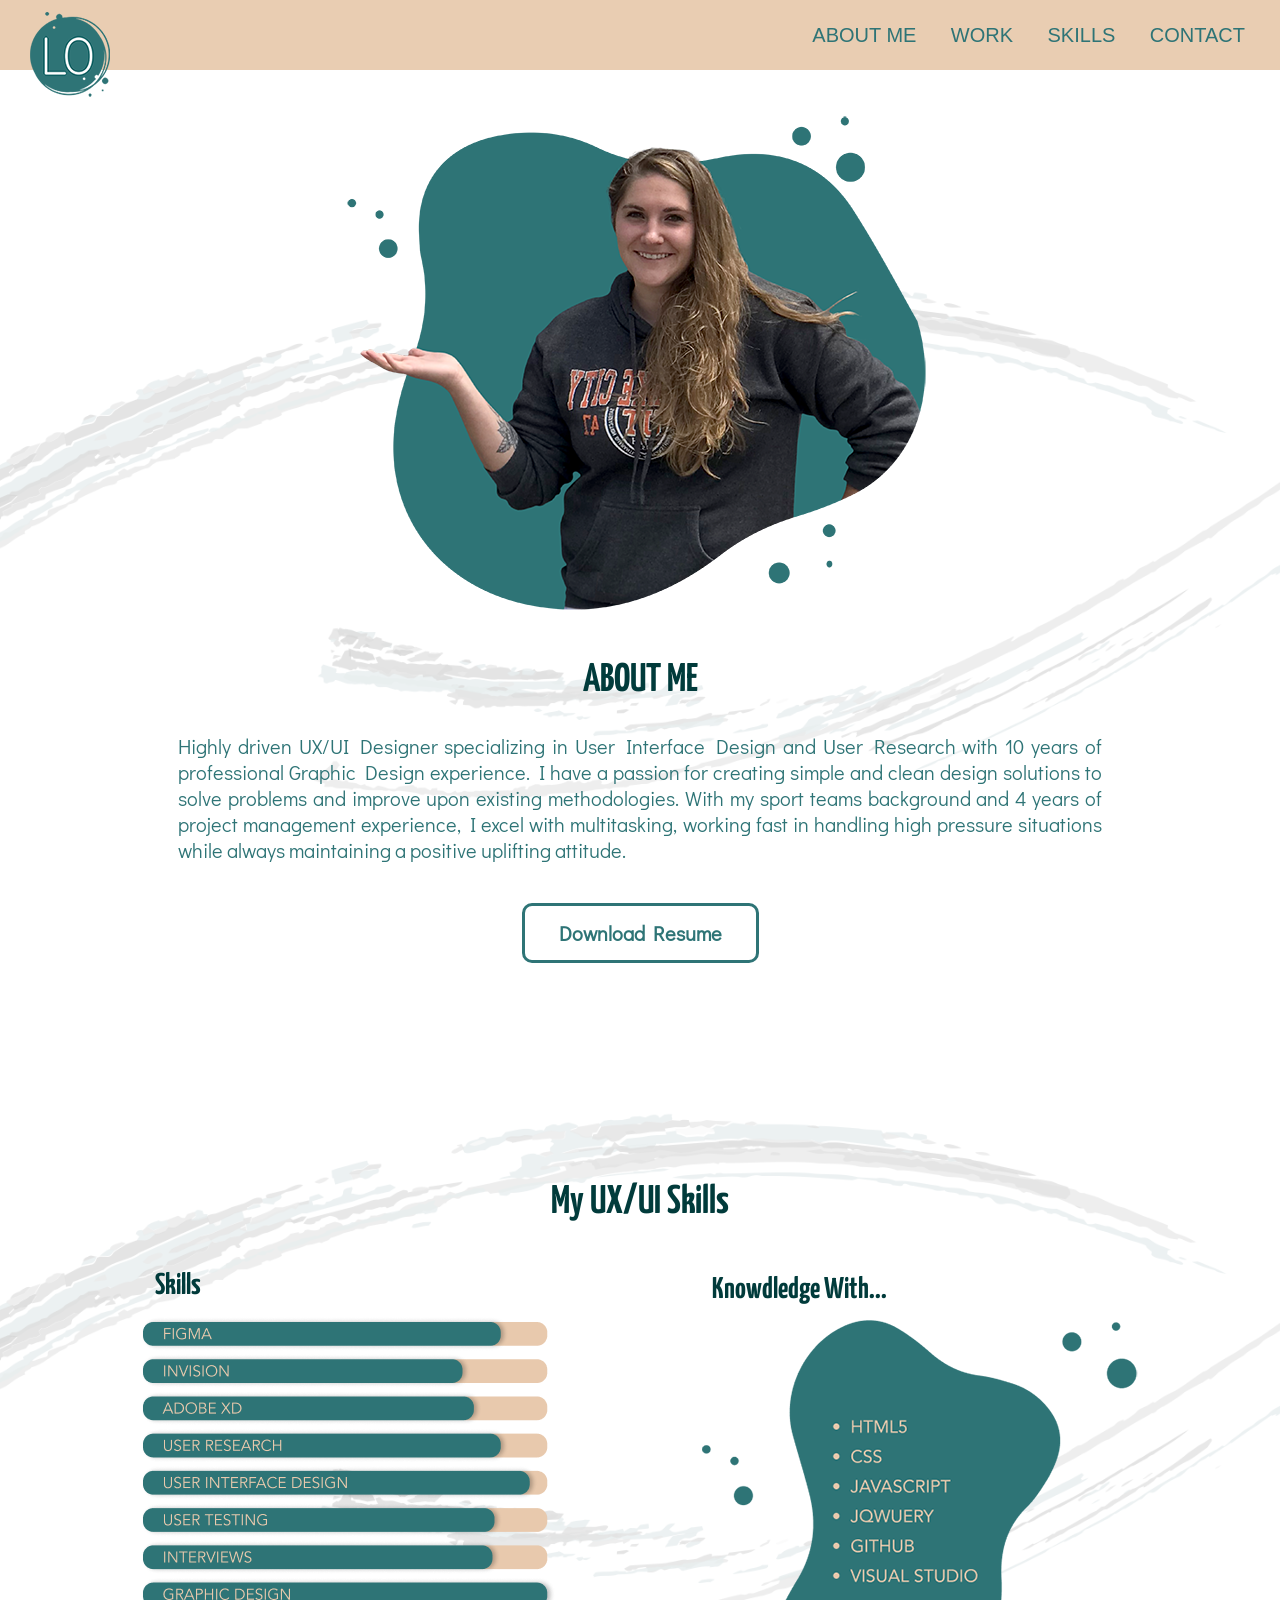
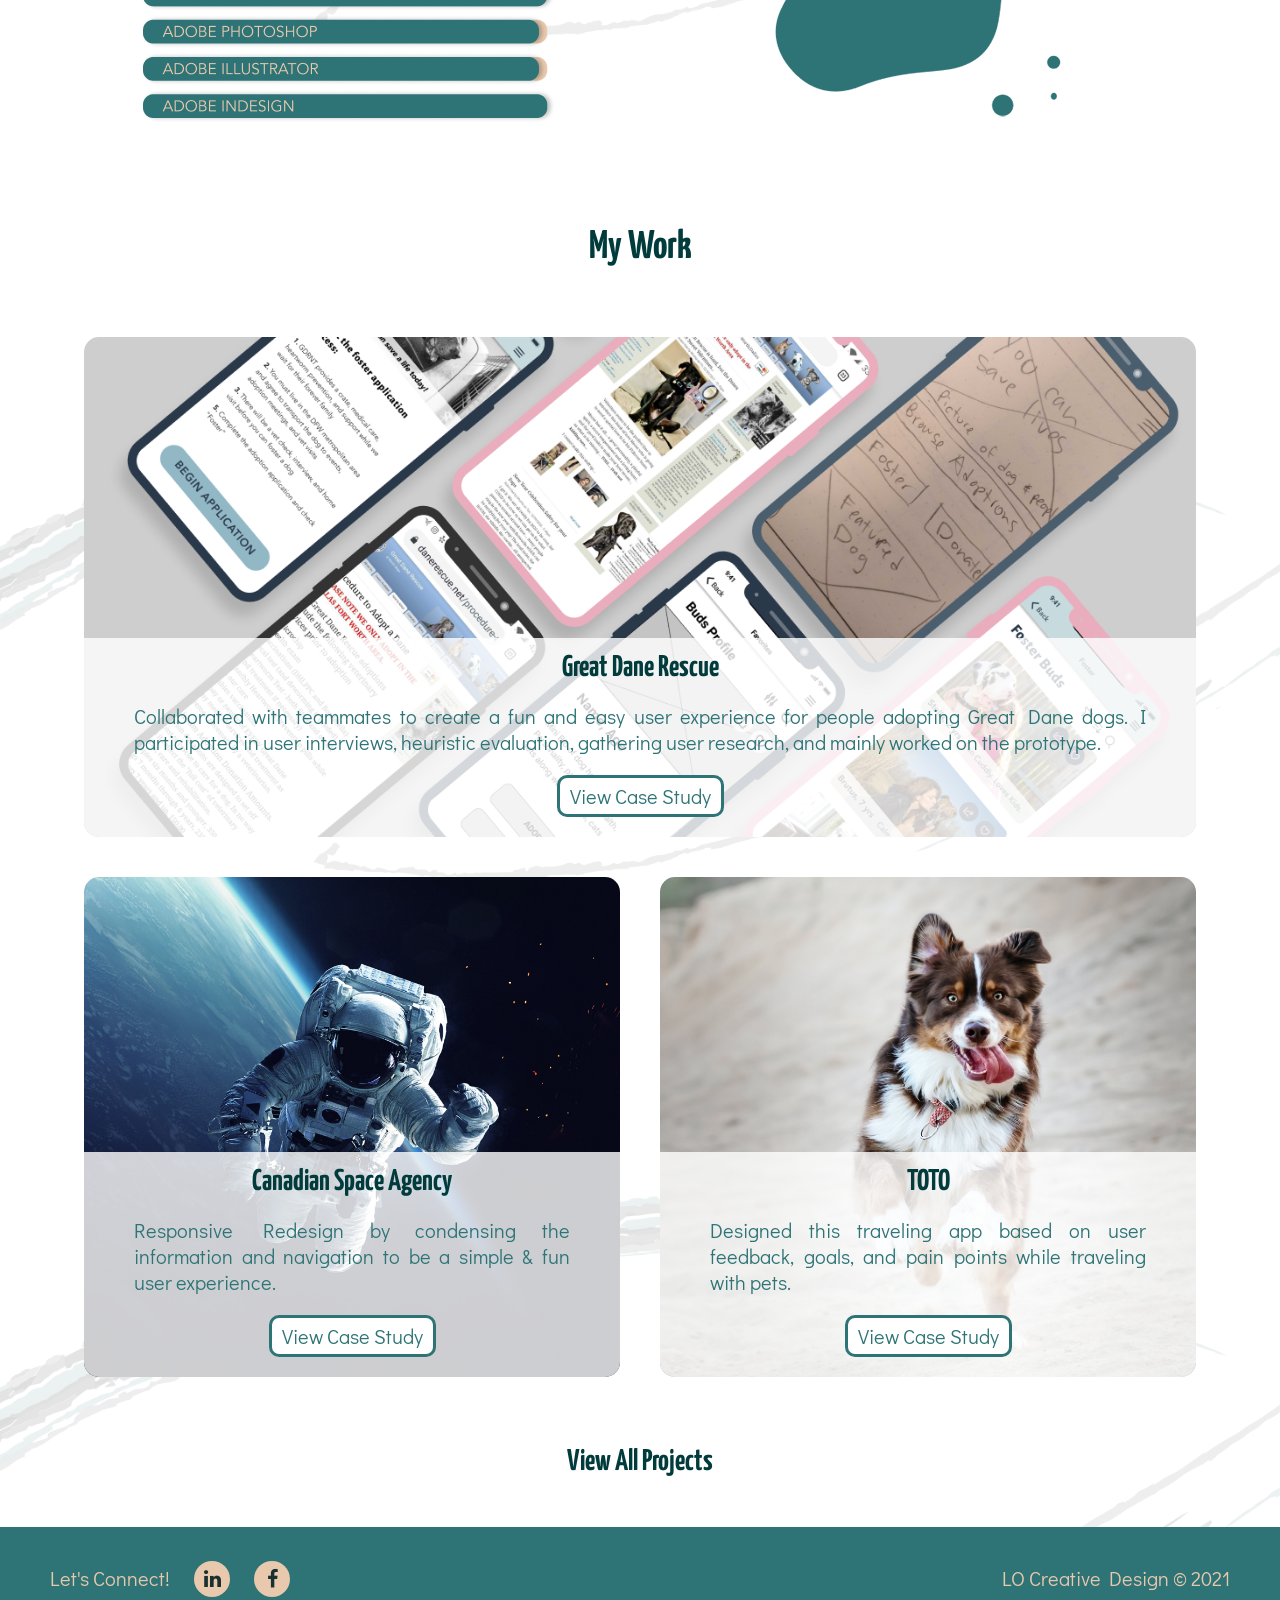
<file: index.html>
<!DOCTYPE html>
<html>
<head>
  <title>My Skills</title>
  <link href="css/index.css" rel="stylesheet" type="text/css">
  <link rel="preconnect" href="https://fonts.gstatic.com">
  <link href="https://fonts.googleapis.com/css2?family=Didact+Gothic&display=swap" rel="stylesheet">
  <link rel="preconnect" href="https://fonts.gstatic.com">
  <link href="https://fonts.googleapis.com/css2?family=Didact+Gothic&family=Yanone+Kaffeesatz:wght@200;300;400;500&display=swap" rel="stylesheet">
  <link rel="stylesheet" href="https://cdnjs.cloudflare.com/ajax/libs/font-awesome/4.7.0/css/font-awesome.min.css">
  <meta name="viewport" content="width=device-width, initial-scale=1.0">
</head>

<body>
<div id="fixedHeader">
  <header>    
      <header ul>
        <div class="floatleft">
          <img src="images/LOGO-80.png">
        </div>
        <div class="floatright">
          <li>ABOUT ME</li>
          <li>WORK</li>
          <li>SKILLS</li>
          <li>CONTACT</li>
         </div>
      </ul>
  </header>
</div>

<!-- About Me Section HW 17-->
<section class="heroImg">
  <div class="content">
    <img src="images/HP_MeinBubble.png">
    <h1>ABOUT ME</h1>
    <p>
      Highly driven UX/UI Designer specializing in User Interface Design and User Research with 10 years of professional Graphic Design experience. I have a passion for creating simple and clean design solutions to solve problems and improve upon existing methodologies. With my sport teams background and 4 years of project management experience, I excel with multitasking, working fast in handling high pressure situations while always maintaining a positive uplifting attitude. 
    </p>
    <button>
      Download Resume
    </button>
  </div>
</section>

  <!-- My UX Skills section coded using CSS flex-->
  <section class="mySkills">
    <h1>My UX/UI Skills</h1>
    
    <div class="flexContainer">
      <div>
        <h3>Skills</h3>
        <img src="images/Skills_Graph1.png">
      </div>
    <div>
      <h3>Knowdledge With...</h3>
      <img src="images/Skills_KnowledgeBlob1.png">
      </div>
    </div>

  </section>

  <!-- My Work section coded using CSS Grid-->
  <div class="subHeading">
    <h1>My Work</h1>
  </div>
  <section id="workGrid">
  <div id="GDRNT" class="categoryGridArea">
     <div class="heading">    
          <h3>Great Dane Rescue</h3>
          <p>Collaborated with teammates to create a fun and easy user experience for people adopting Great Dane dogs. I participated in user interviews, heuristic evaluation, gathering user research, and mainly worked on the prototype. </p>
          <div class="button2">View Case Study</div>
      </div>
  </div>
  <div id="CSA" class="categoryGridArea">
    <div class="heading">
        <h3>Canadian Space Agency</h3>
        <p>Responsive Redesign by condensing the information and navigation to be a simple & fun user experience.</p>
        <div class="button2">View Case Study</div>
    </div>
 </div>
 <div id="TOTO" class="categoryGridArea">
    <div class="heading">
      <h3>TOTO</h3>
      <p>Designed this traveling app based on user feedback, goals, and pain points while traveling with pets.</p>
      <div class="button2">View Case Study</div>
      </div>
</div>
</section>

<div class="subHeading">
  <h3>View All Projects</h3>
</div>

<footer> 
  <ul>
        <div class="floatleft">
        <li>Let's Connect!</li>
        <li><a href="https://www.linkedin.com/in/lauren-ruebe/" class="fa fa-linkedin"></a></li>
        <li><a href="https://www.facebook.com/lauren.ruebe/" class="fa fa-facebook"></a></li>
      </div>
      <div class="floatright">
      <li>LO Creative Design © 2021</li>
      </div>
  </ul>
</footer>

</body>
</html>
</file>
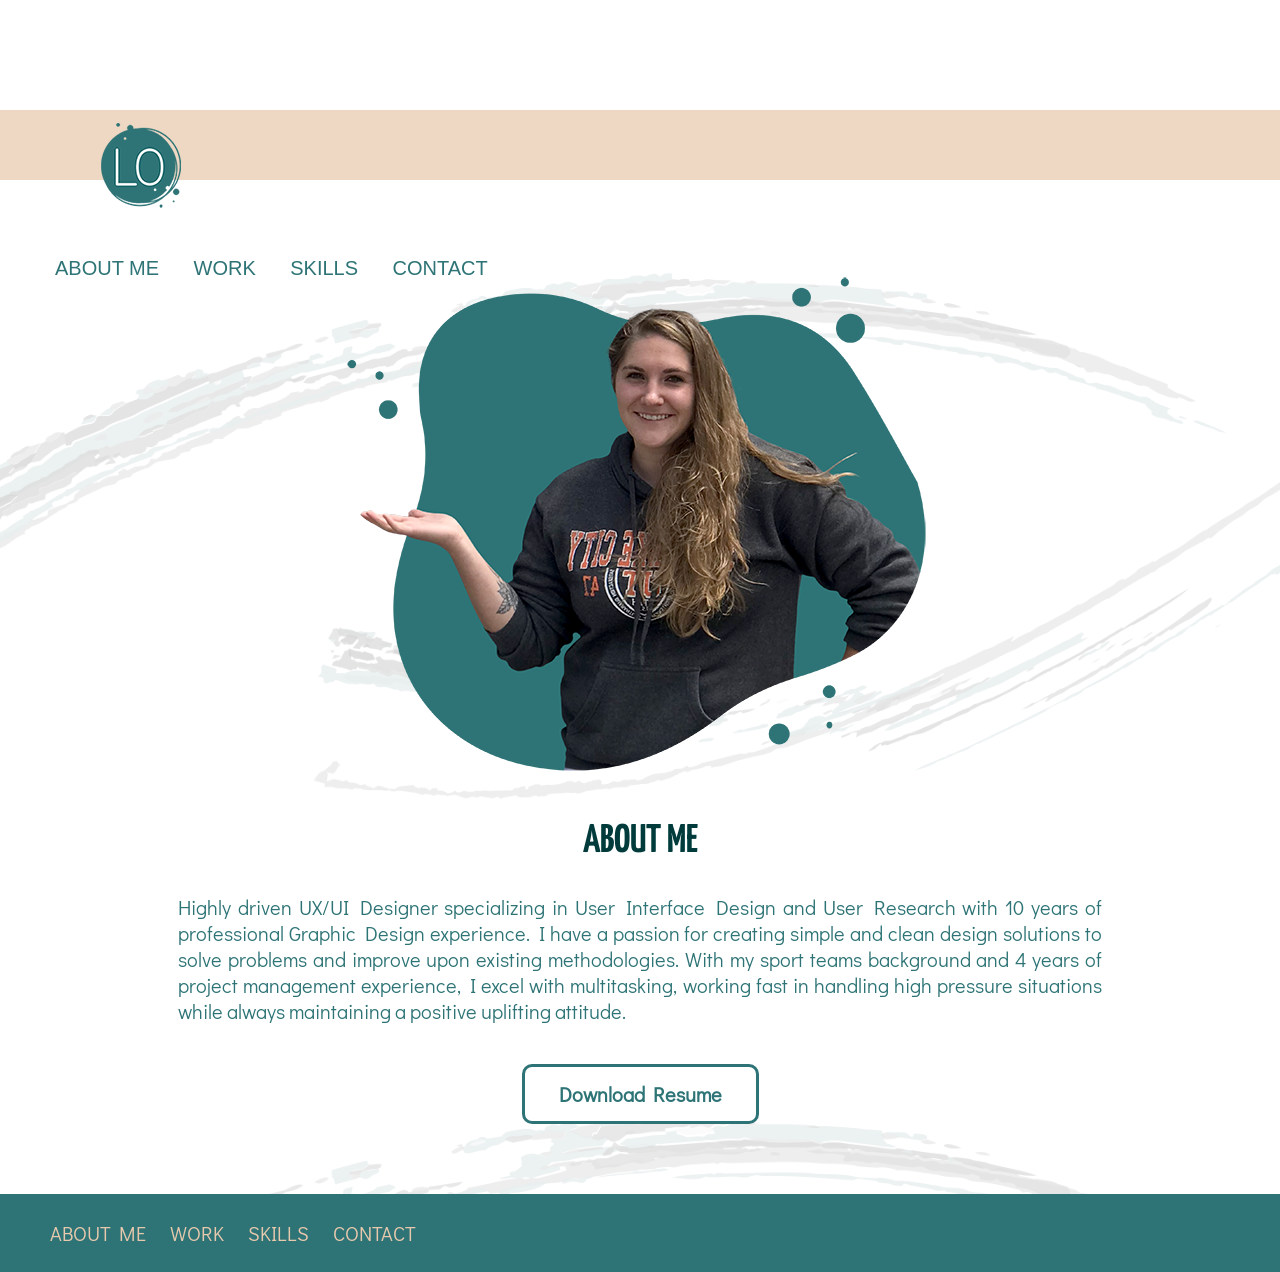
<file: skills.index.html>
<!DOCTYPE html>
<html>
<head>
  <title>Lauren Ruebe UX/UI Portfolio</title>
  <link href="css/index.css" rel="stylesheet" type="text/css">
  <link rel="preconnect" href="https://fonts.gstatic.com">
  <link href="https://fonts.googleapis.com/css2?family=Didact+Gothic&display=swap" rel="stylesheet">
  <link rel="preconnect" href="https://fonts.gstatic.com">
  <link href="https://fonts.googleapis.com/css2?family=Didact+Gothic&family=Yanone+Kaffeesatz:wght@200;300;400;500&display=swap" rel="stylesheet">
</head>

<body>

  <header class="navigation">
    <div class="logo inline-block">
      <img src="images/LOGO-80.png">
    </div>
    <nav class="inline-block">
        <ul>
          <li class="inline-block">ABOUT ME</li>
          <li class="inline-block">WORK</li>
          <li class="inline-block">SKILLS</li>
          <li class="inline-block">CONTACT</li>
        </ul>
      </nav>
    
  </header>

  <section class="heroImg">
    <div class="content">
      <img src="images/HP_MeinBubble.png">
      <h1>ABOUT ME</h1>
      <p>
        Highly driven UX/UI Designer specializing in User Interface Design and User Research with 10 years of professional Graphic Design experience. I have a passion for creating simple and clean design solutions to solve problems and improve upon existing methodologies. With my sport teams background and 4 years of project management experience, I excel with multitasking, working fast in handling high pressure situations while always maintaining a positive uplifting attitude. 
      </p>
      <button>
        Download Resume
      </button>
    </div>
  </section>

  <footer>
          <div class="inline-block">
      <ul>
      <li>ABOUT ME</li>
      <li>WORK</li>
      <li>SKILLS</li>
      <li>CONTACT</li>
      </ul>
    </div>
  
</footer>

</body>


</html>
</file>
<file: css/index.css>
body{
  font-family: 'Didact Gothic', 'Open Sans', sans-serif;
  background-image: url("../images/Skills_Background-image.png");
  background-size: 100%;
  background-repeat: repeat-y;
  padding-top: 110px;
  margin: 0px;
}
p{
  font-size: 20px;
  color: #2E7476;
  text-align: justify;
}
.heroImg p{
  padding-right: 50px;
  padding-left: 50px;
}
h1{
  font-size: 40px;
  font-weight: 200px;
  font-family: 'Yanone Kaffeesatz', sans-serif;
  color: rgb(1, 59, 59);
  text-align: center;
}
h3{
  font-size: 30px;
  margin: 15px;
  font-weight: 200px;
  font-family: 'Yanone Kaffeesatz', sans-serif;
  color: rgb(1, 59, 59);
  text-align: center;
}

button{
  background-color: white;
  color: #2E7476;
  border: 3px solid #2E7476;
  padding: 14px 34px;
  display: inline-block;
  border-radius: 10px;
  margin: 20px;
  font-size: 20px;
  font-weight: 800;
  font-family: 'Didact Gothic', 'Open Sans', sans-serif;
  cursor: pointer;
}
.button2{
  display: inline-block;
  background-color: white;
  color: #2E7476;
  border: 3px solid #2E7476;
  padding: 5px 10px;
  margin-bottom: 20px;
  border-radius: 10px;
  font-size: 20px;
  font-weight: 400;
  font-family: 'Didact Gothic', 'Open Sans', sans-serif;
  cursor: pointer;
}

.heroImg img{
  width: 75%;
  max-width: 600px;
}
.content{
  width: 80%;
  margin: 0 auto;
  text-align: center;
}

/*Top Navigation*/
#fixedHeader{
  position: fixed;
  top: 0;
  left: 0;
  right: 0;
}
header {
  display: inline-block;
  width: 100%;
  height: 70px;
  background-color: #e8c9adb9;
  font-family: Arial, Helvetica, sans-serif;
}
header ul{
  display: inline-block;
  width: -webkit-fill-available;
  vertical-align: middle;
  padding-right: 40px;
  margin: none;
}
header li{
  display: inline-block;
  padding-right:15px;
  padding-left: 15px;
  padding-top: 10px;
  color: #2E7476;
  line-height: 30px;
  font-size: 15pt;  
}
header .floatleft {
  float:left;
  padding-left: 30px;
  padding-top: 12px;
}
header .floatright {
  float:right;
  line-height: 20px;
  padding-top: 10px;
  padding-right: 20px;
}

.logo{
  display: inline-block;
  width: 20%;
  padding: 1%;
  text-align: center;
}

/*My Skills Page*/
.mySkills{
  text-align: center;
  margin-top: 200px;
}
.flexContainer {
  display: flex;
  flex-direction: row;
  align-items: center;
  align-content: center;
  justify-content: space-evenly;
  width: 100%;
  margin-bottom: 100px;
}
.flexContainer h3{
  text-align: left;
}
.flexContainer h4 {
  text-align: left;
}
.mySkills img{
  width: 100%;
  min-width: 350px;
}

/*My Work Page*/
#workGrid{
  display: grid;
  margin: 0px 5%;
  grid-template-columns: 50% 50%;
  grid-template-rows: 50% 50%;
  grid-template-areas: 
  "GDRNT GDRNT"
  "CSA TOTO"
  ;
}
.categoryGridArea{
  background-position: center;
  background-size: cover;
  background-repeat: no-repeat;
  height: 500px;
  margin: 20px;
  display: grid;
  align-content: end;
  border-radius: 15px;
}
.heading{
  background-color: rgba(255, 255, 255, 0.8);
  padding-left: 50px;
  padding-right: 50px;
  font-size: 18px;
  text-align: center;
  border-bottom-left-radius: 15px;
  border-bottom-right-radius: 15px;
}
.subHeading{
  text-align: center;
  margin: 50px auto;
}
#GDRNT{
  grid-area: GDRNT;
  background-color: rgb(206, 206, 206);
  background-image: url("../images/HP_GDRNT_Phones.png");
}
#CSA{
  grid-area: CSA;
  background-color: rgb(206, 206, 206);
  background-image: url("../images/HP_Astronaut.png");
}
#TOTO{
  grid-area: TOTO;
  background-color: rgb(206, 206, 206);
  background-image: url("../images/HP_Dog2.jpg");
}

/*FOOTER*/
footer {
  display: block;
  width: 100%;
  background-color: #2E7476;
  color: #E8C9AD;
  margin-top: 50px;
  font-weight: 500;
  font-family: 'Didact Gothic', 'Open Sans', sans-serif;

}
footer ul {
  display: inline-block;
  width: -webkit-fill-available;
  padding-right: 40px;
}
footer li {
  display: inline-block;
  padding: 10px;
  color: #E8C9AD;
  font-size: 15pt;
}
.floatleft {
  float:left;
  line-height: 50px;
}
.floatright {
  float:right;
  line-height: 50px;
}

/*social media icons*/
.fa {
  padding: 8px;
  font-size: 15px;
  width: 20px;
  text-align: center;
  text-decoration: none;
  border-radius: 50%;
}
.fa:hover {
  opacity: 0.8;
}
.fa-facebook {
  background: #E8C9AD;
  color: #1A2F30;
}
.fa-linkedin {
  background: #E8C9AD;
  color: #1A2F30;
}

/*Media Query*/
@media only screen and (max-width: 1000px) {
  .flexContainer {
    flex-direction: column;
    width: 100%;
  }
  .mySkills img{
    width: 100%;
    }
  #workGrid {
    display: block;
    grid-template-columns: 1fr;
    grid-template-rows: 300px 300px 300px;
    grid-template-areas: 
    "GDRNT"
    "CSA"
    "TOTO";
  }
}
@media only screen and (max-width: 600px) {
  
  .content{
    width: 100%;
    margin: 0;
  }
  .flexContainer {
    flex-direction: column;
    width: 100%;
    background-repeat: repeat-y;
  }
  .mySkills{
    width: 100%;
    margin: 0;
  }
  .mySkills img{
    width: 90%;
    }
  #workGrid {
    display: block;
    margin: 0%;
    grid-template-columns: 1fr;
    grid-template-rows: 300px 300px 300px;
    grid-template-areas: 
    "GDRNT"
    "CSA"
    "TOTO";
  }
  .floatright {
    float: none;
    line-height: 50px;
    text-align: center;
  }
  
  .floatleft {
    float: none;
    line-height: 50px;
    text-align: center;
    justify-content: center;
  }
  #fixedHeader{
    width: 100%;
  }
  header .floatright {
    display: block;
    float: right;
    text-align: right;
    width: 65%;
  }
  header .floatleft {
     float: left;
  }
  footer{
    width: 100%;
  }
  header {
    height: 110px;
    width: 100%;
  }
  header li{
    padding-right: 0px;
    padding-left: 30px;
  }
  body{
    padding-top: 130px;
  }
}
</file>
